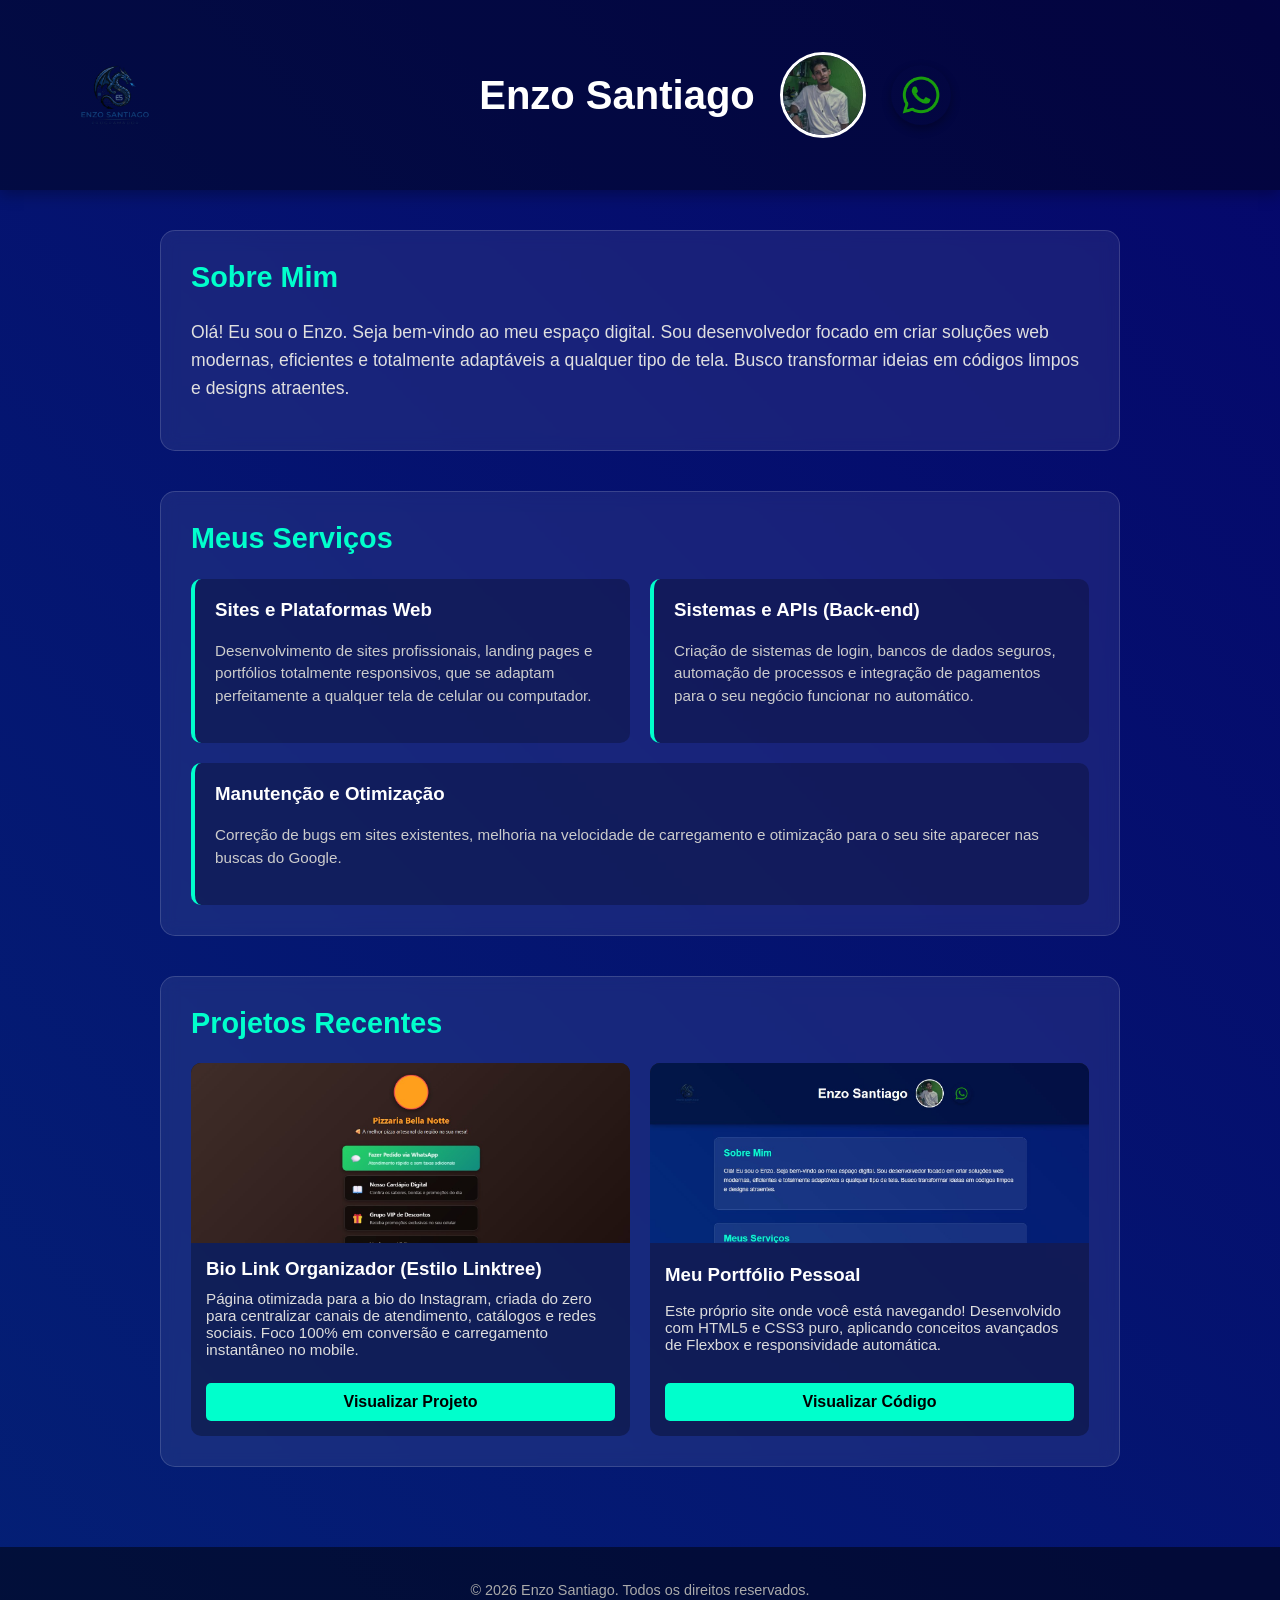
<file: Meu_site/index.html>
<!DOCTYPE html>
<html lang="pt-BR">
<head>
    <meta charset="UTF-8">
    <meta name="viewport" content="width=device-width, initial-scale=1.0">
    <title>Enzo Santiago | Programador Full-Stack</title>
    <link rel="stylesheet" href="interface.css">
</head>

<body>

    
    <header class="topo-site">
        <img src="img/logo.png" alt="Logo" class="logo-site">

        <div class="conteudo-perfil">
            <h1>Enzo Santiago</h1>
            <img class="perfil" src="img/perfil.jpg" alt="Foto de Enzo Santiago">
            
            
            <a href="https://wa.me/qr/WX6TTRMDSWFEN1" target="_blank" class="link-zap">
                <img src="img/zapzap.png" alt="whatsapp" class="zap-icon">
            </a>
        </div>
    </header>

    
    <main class="conteudo-principal">
        
        
        <section class="sobre-mim">
            <h2>Sobre Mim</h2>
            <p>Olá! Eu sou o Enzo. Seja bem-vindo ao meu espaço digital. Sou desenvolvedor focado em criar soluções web modernas, eficientes e totalmente adaptáveis a qualquer tipo de tela. Busco transformar ideias em códigos limpos e designs atraentes.</p>
        </section>

        
        <section class="servicos">
            <h2>Meus Serviços</h2>
            <div class="lista-servicos">
                
                <div class="cartao-servico">
                    <h3>Sites e Plataformas Web</h3>
                    <p>Desenvolvimento de sites profissionais, landing pages e portfólios totalmente responsivos, que se adaptam perfeitamente a qualquer tela de celular ou computador.</p>
                </div>

                <div class="cartao-servico">
                    <h3>Sistemas e APIs (Back-end)</h3>
                    <p>Criação de sistemas de login, bancos de dados seguros, automação de processos e integração de pagamentos para o seu negócio funcionar no automático.</p>
                </div>

                <div class="cartao-servico">
                    <h3>Manutenção e Otimização</h3>
                    <p>Correção de bugs em sites existentes, melhoria na velocidade de carregamento e otimização para o seu site aparecer nas buscas do Google.</p>
                </div>

            </div>
        </section>

        
        <section class="projetos">
            <h2>Projetos Recentes</h2>
            <div class="grade-projetos">
                
                
                <div class="cartao-projeto">
                    <div class="container-capa">
                        <img src="img/projeto-links.jpg" alt="Preview do Projeto Linktree Pizzaria" class="capa-projeto">
                    </div>
                    <h3>Bio Link Organizador (Estilo Linktree)</h3>
                    <p>Página otimizada para a bio do Instagram, criada do zero para centralizar canais de atendimento, catálogos e redes sociais. Foco 100% em conversão e carregamento instantâneo no mobile.</p>
                    <a href="pizzaria.html" target="_blank" class="botao-projeto">Visualizar Projeto</a>
                </div>

                
                <div class="cartao-projeto">
                    <div class="container-capa">
                        <img src="img/projeto-portfolio.jpg" alt="Preview do Meu Portfólio" class="capa-projeto">
                    </div>
                    <h3>Meu Portfólio Pessoal</h3>
                    <p>Este próprio site onde você está navegando! Desenvolvido com HTML5 e CSS3 puro, aplicando conceitos avançados de Flexbox e responsividade automática.</p>
                    <a href="#" class="botao-projeto">Visualizar Código</a>
                </div>

            </div>
        </section>

    </main>

    
    <footer class="rodape">
        <p>&copy; 2026 Enzo Santiago. Todos os direitos reservados.</p>
    </footer>

</body>
</html>
</file>
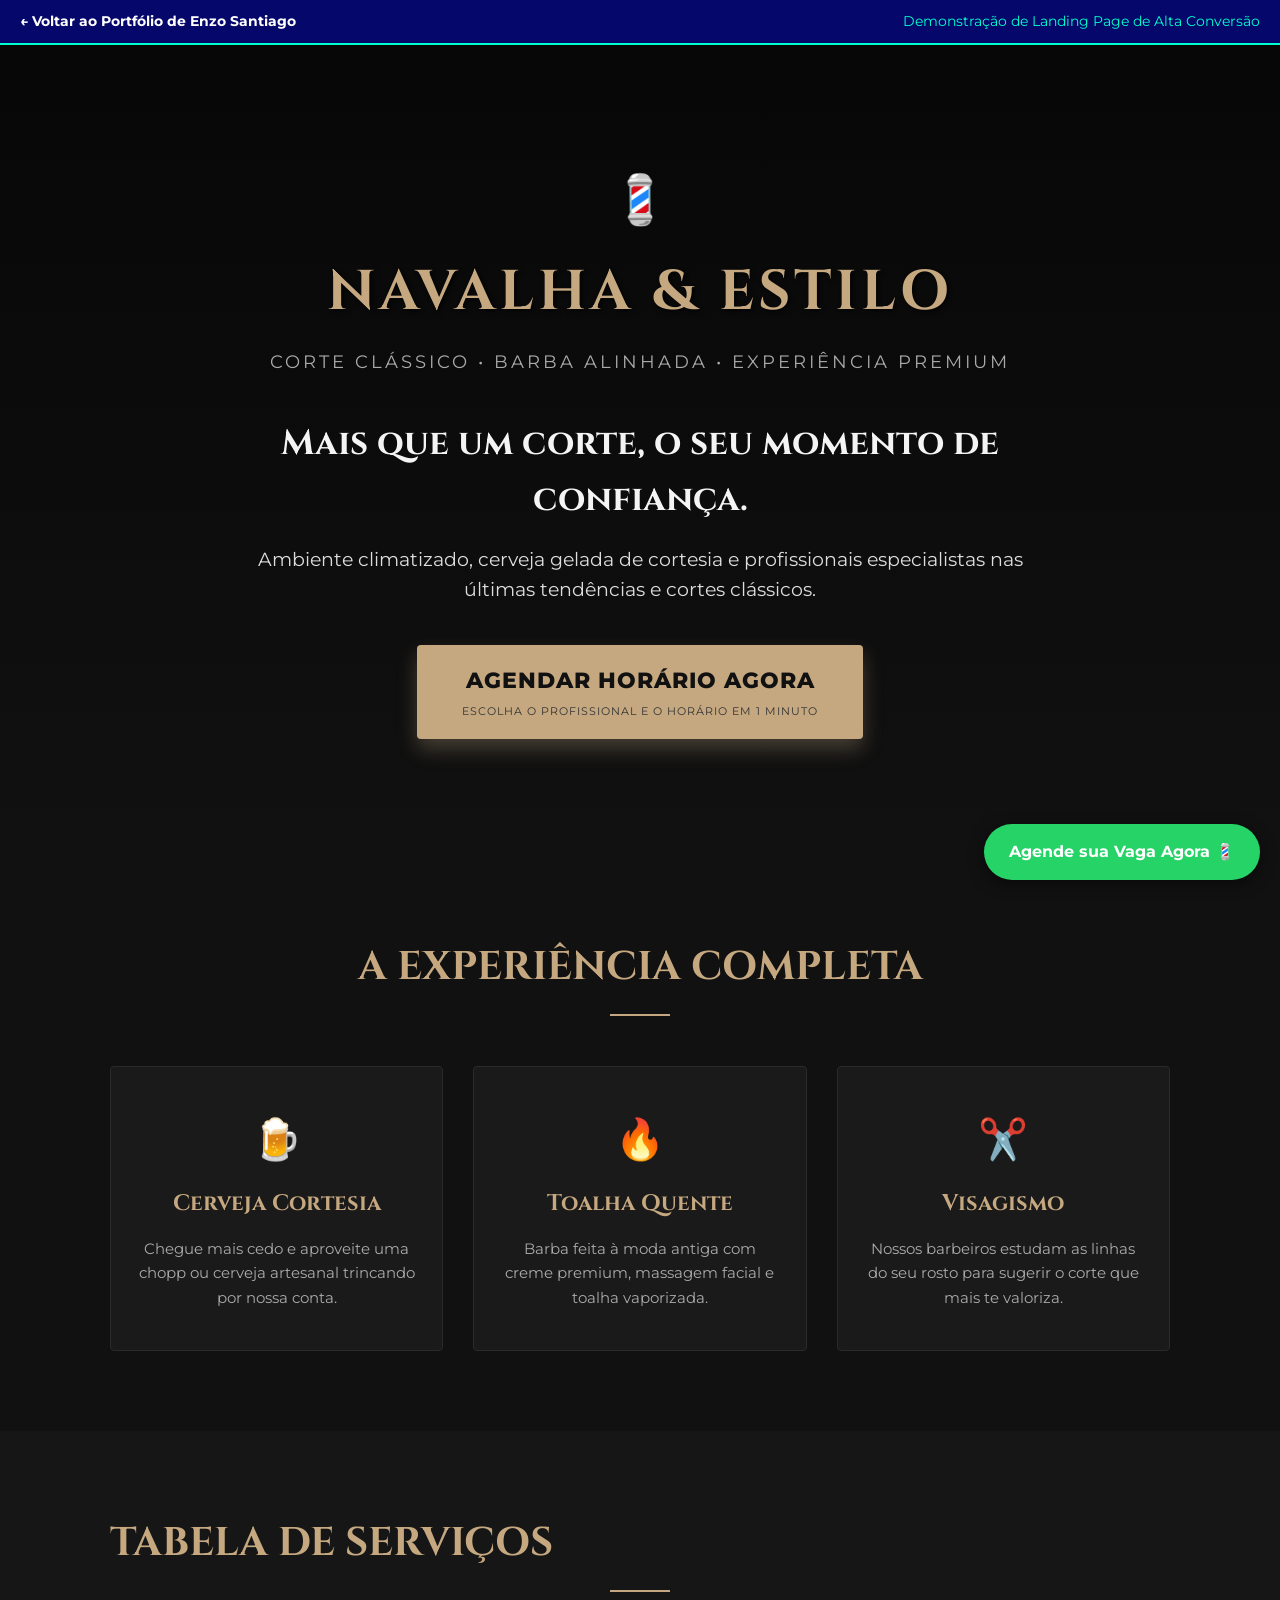
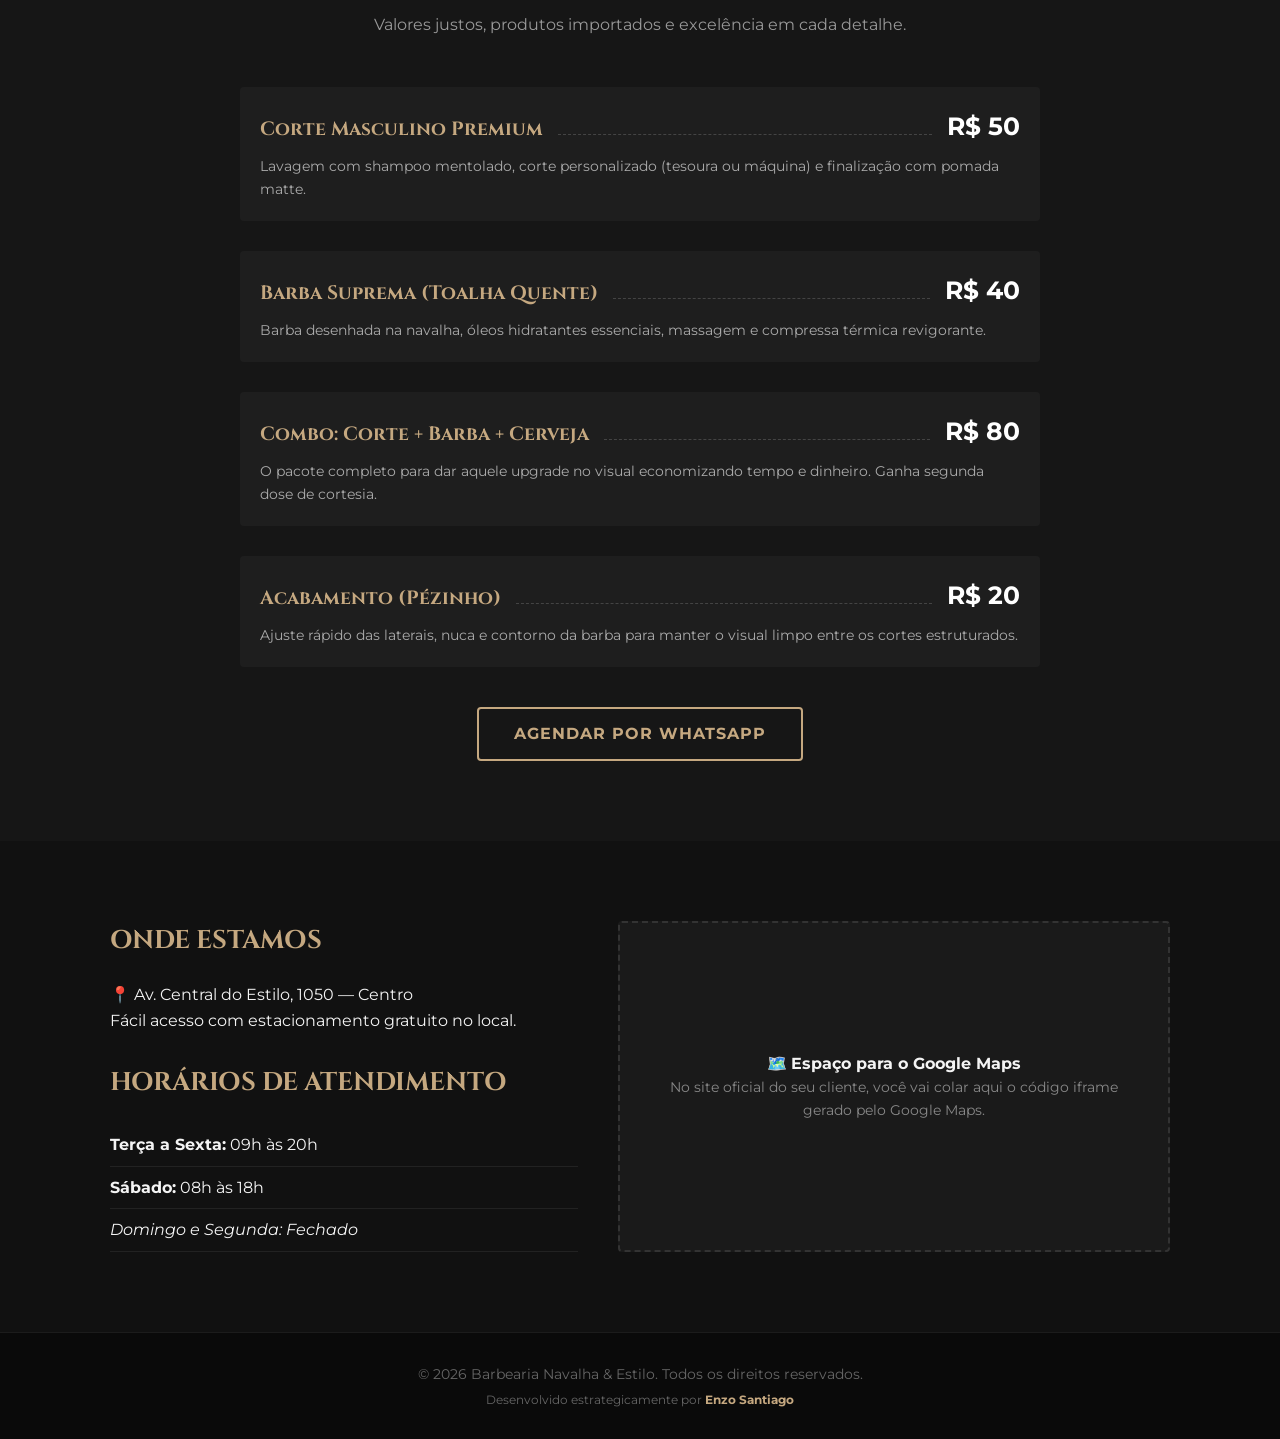
<file: barbearia.html>
<!DOCTYPE html>
<html lang="pt-BR">
<head>
    <meta charset="UTF-8">
    <meta name="viewport" content="width=device-width, initial-scale=1.0">
    <title>Barbearia Vintage & Estilo | Agendamento Online</title>
    <link rel="stylesheet" href="barbearia.css">
    
    <link rel="preconnect" href="https://fonts.googleapis.com">
    <link rel="preconnect" href="https://fonts.gstatic.com" crossorigin>
    <link href="https://fonts.googleapis.com/css2?family=Cinzel:wght@600;800&family=Montserrat:wght@300;400;600;700&display=swap" rel="stylesheet">
</head>
<body>

    
    <div class="banner-portfolio-nav">
        <a href="index.html">← Voltar ao Portfólio de Enzo Santiago</a>
        <span>Demonstração de Landing Page de Alta Conversão</span>
    </div>

    
    <header class="hero-barbearia">
        <div class="overlay"></div>
        <div class="conteudo-hero">
            <div class="logo-container">
                <span class="barber-pole">💈</span>
                <h1 class="marca-barbearia">NAVALHA & ESTILO</h1>
                <p class="subtitulo-barbearia">Corte Clássico • Barba Alinhada • Experiência Premium</p>
            </div>
            
            <div class="chamada-principal">
                <h2>Mais que um corte, o seu momento de confiança.</h2>
                <p>Ambiente climatizado, cerveja gelada de cortesia e profissionais especialistas nas últimas tendências e cortes clássicos.</p>
                <a href="https://wa.me/qr/WX6TTRMDSWFEN1" target="_blank" class="btn-agendar-hero">
                    AGENDAR HORÁRIO AGORA
                    <span class="sub-btn">Escolha o profissional e o horário em 1 minuto</span>
                </a>
            </div>
        </div>
    </header>

    
    <section class="experiencia">
        <div class="container">
            <h2 class="titulo-secao">A Experiência Completa</h2>
            <div class="grid-diferenciais">
                <div class="bloco-diferencial">
                    <div class="icone-dif">🍺</div>
                    <h3>Cerveja Cortesia</h3>
                    <p>Chegue mais cedo e aproveite uma chopp ou cerveja artesanal trincando por nossa conta.</p>
                </div>
                <div class="bloco-diferencial">
                    <div class="icone-dif">🔥</div>
                    <h3>Toalha Quente</h3>
                    <p>Barba feita à moda antiga com creme premium, massagem facial e toalha vaporizada.</p>
                </div>
                <div class="bloco-diferencial">
                    <div class="icone-dif">✂️</div>
                    <h3>Visagismo</h3>
                    <p>Nossos barbeiros estudam as linhas do seu rosto para sugerir o corte que mais te valoriza.</p>
                </div>
            </div>
        </div>
    </section>

    
    <section class="servicos-precos">
        <div class="container">
            <h2 class="titulo-secao">Tabela de Serviços</h2>
            <p class="sub-secao">Valores justos, produtos importados e excelência em cada detalhe.</p>
            
            <div class="lista-precos">
                <div class="item-servico">
                    <div class="nome-preco">
                        <span class="nome">Corte Masculino Premium</span>
                        <span class="linha-pontilhada"></span>
                        <span class="preco">R$ 50</span>
                    </div>
                    <p class="descricao-servico">Lavagem com shampoo mentolado, corte personalizado (tesoura ou máquina) e finalização com pomada matte.</p>
                </div>

                <div class="item-servico">
                    <div class="nome-preco">
                        <span class="nome">Barba Suprema (Toalha Quente)</span>
                        <span class="linha-pontilhada"></span>
                        <span class="preco">R$ 40</span>
                    </div>
                    <p class="descricao-servico">Barba desenhada na navalha, óleos hidratantes essenciais, massagem e compressa térmica revigorante.</p>
                </div>

                <div class="item-servico">
                    <div class="nome-preco">
                        <span class="nome">Combo: Corte + Barba + Cerveja</span>
                        <span class="linha-pontilhada"></span>
                        <span class="preco">R$ 80</span>
                    </div>
                    <p class="descricao-servico">O pacote completo para dar aquele upgrade no visual economizando tempo e dinheiro. Ganha segunda dose de cortesia.</p>
                </div>

                <div class="item-servico">
                    <div class="nome-preco">
                        <span class="nome">Acabamento (Pézinho)</span>
                        <span class="linha-pontilhada"></span>
                        <span class="preco">R$ 20</span>
                    </div>
                    <p class="descricao-servico">Ajuste rápido das laterais, nuca e contorno da barba para manter o visual limpo entre os cortes estruturados.</p>
                </div>
            </div>

            <div class="cta-meio">
                <a href="https://wa.me/qr/WX6TTRMDSWFEN1" target="_blank" class="btn-agendar-whatsapp">Agendar por WhatsApp</a>
            </div>
        </div>
    </section>

    
    <section class="infos-contato">
        <div class="container grid-contato">
            <div class="bloco-info">
                <h3>Onde Estamos</h3>
                <p>📍 Av. Central do Estilo, 1050 — Centro</p>
                <p>Fácil acesso com estacionamento gratuito no local.</p>
                
                <h3 style="margin-top: 30px;">Horários de Atendimento</h3>
                <ul>
                    <li><strong>Terça a Sexta:</strong> 09h às 20h</li>
                    <li><strong>Sábado:</strong> 08h às 18h</li>
                    <li><em>Domingo e Segunda: Fechado</em></li>
                </ul>
            </div>
            
            <div class="bloco-info mapa-placeholder">
                <div class="aviso-mapa">
                    <p>🗺️ <strong>Espaço para o Google Maps</strong></p>
                    <p style="font-size: 0.9em; color: #888;">No site oficial do seu cliente, você vai colar aqui o código iframe gerado pelo Google Maps.</p>
                </div>
            </div>
        </div>
    </section>

    
    <footer class="footer-barbearia">
        <p>&copy; 2026 Barbearia Navalha & Estilo. Todos os direitos reservados.</p>
        <p style="font-size: 0.8em; margin-top: 5px; color: #666;">Desenvolvido estrategicamente por <a href="index.html" style="color: #c5a880; text-decoration: none; font-weight: bold;">Enzo Santiago</a></p>
    </footer>

    
    <a href="https://wa.me/qr/WX6TTRMDSWFEN1" target="_blank" class="whatsapp-flutuante-barba">
        <span>Agende sua Vaga Agora 💈</span>
    </a>

</body>
</html>
</file>
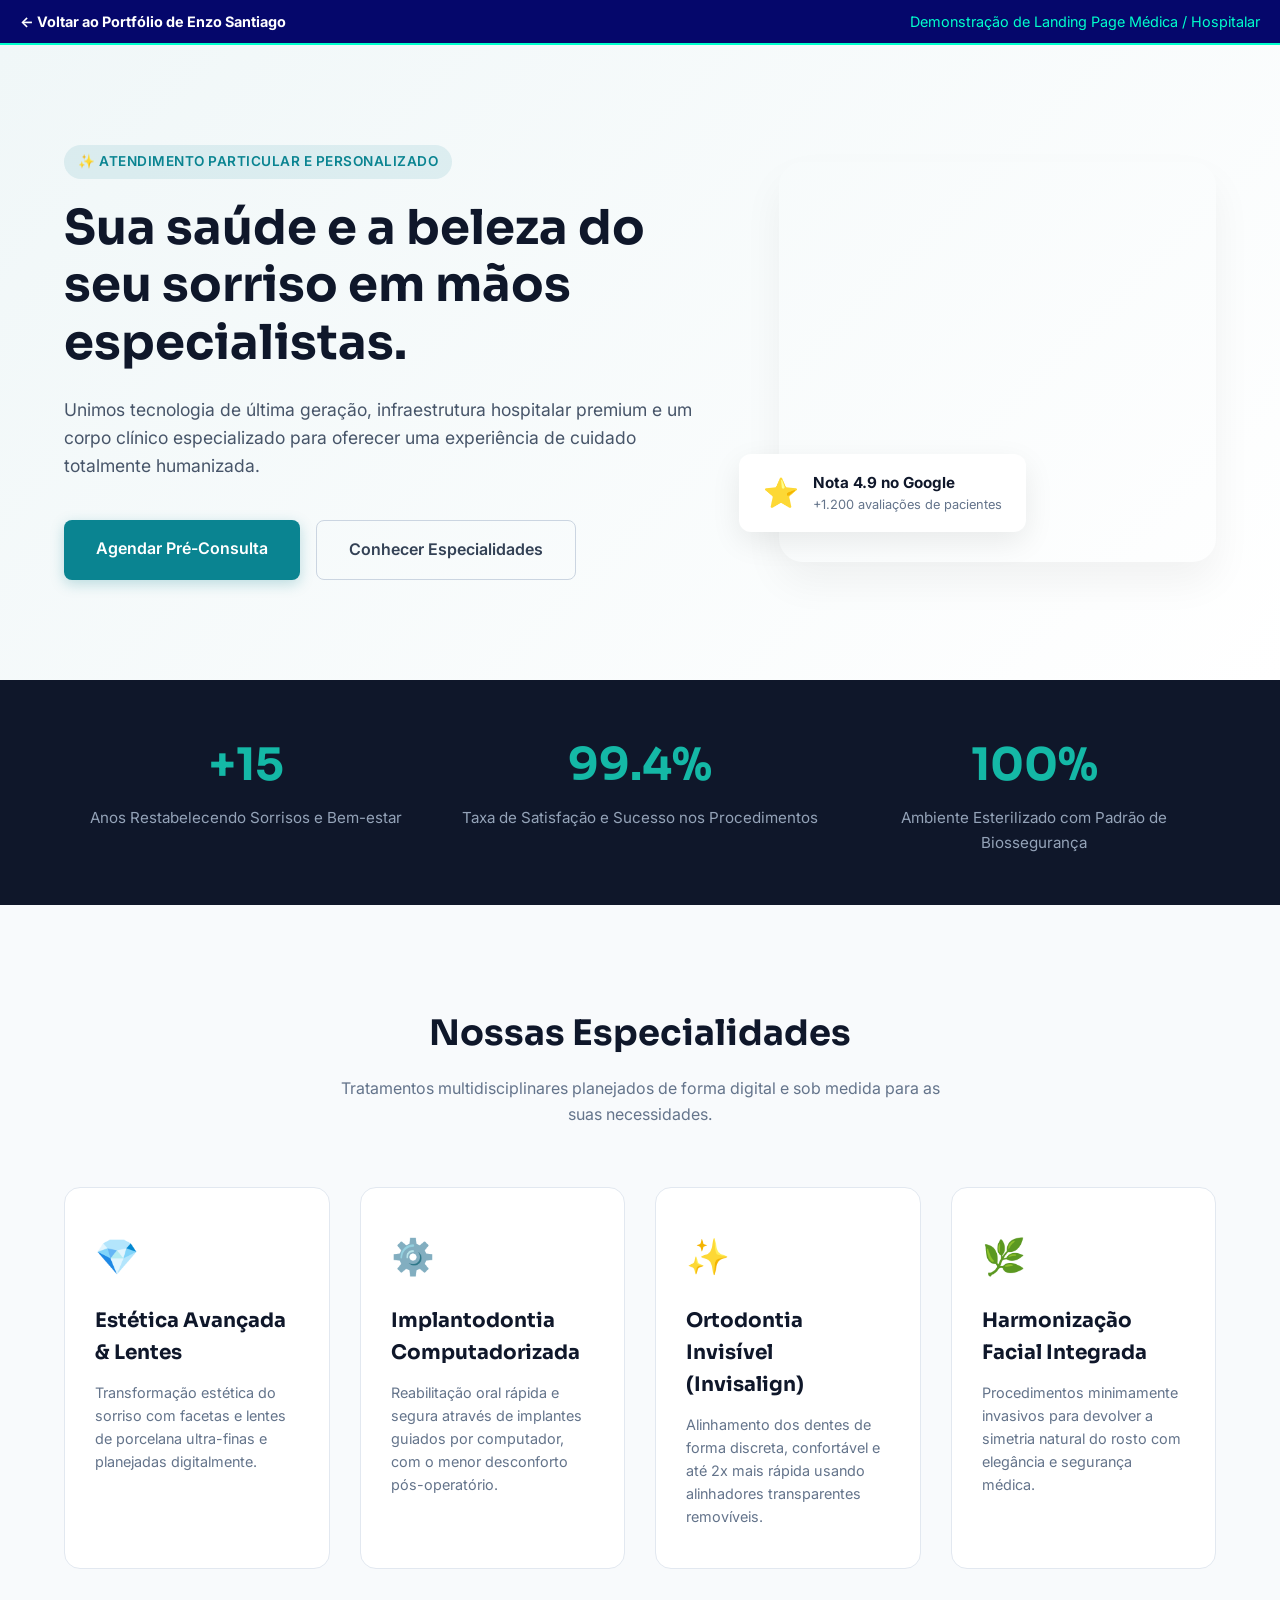
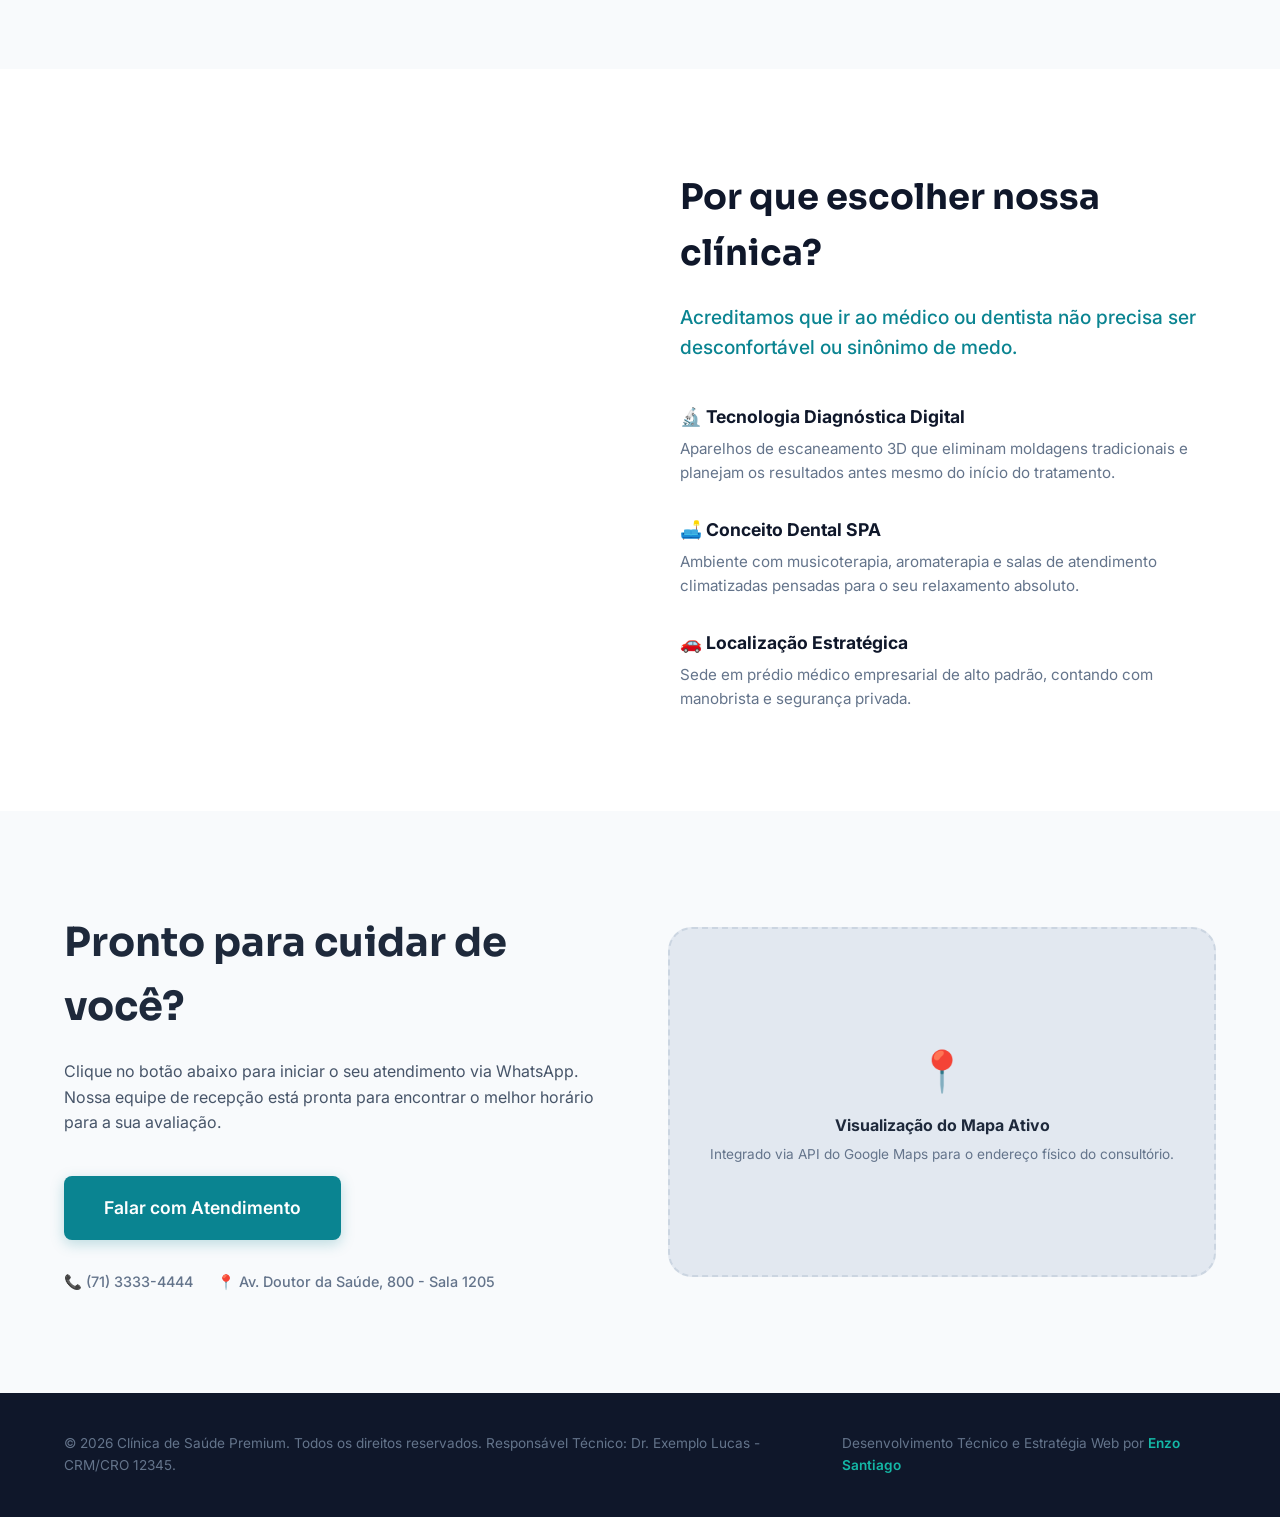
<file: clinica.html>
<!DOCTYPE html>
<html lang="pt-BR">
<head>
    <meta charset="UTF-8">
    <meta name="viewport" content="width=device-width, initial-scale=1.0">
    <title>Clínica Odonto & Saúde Premium | Referência em Estética e Bem-Estar</title>
    <link rel="stylesheet" href="clinica.css">

    <link rel="preconnect" href="https://fonts.googleapis.com">
    <link rel="preconnect" href="https://fonts.gstatic.com" crossorigin>
    <link href="https://fonts.googleapis.com/css2?family=Inter:wght@300;400;500;600&family=Sora:wght@400;600;700&display=swap" rel="stylesheet">
</head>
<body>


    <div class="banner-portfolio-nav">
        <a href="index.html">← Voltar ao Portfólio de Enzo Santiago</a>
        <span>Demonstração de Landing Page Médica / Hospitalar</span>
    </div>

    
    <header class="hero-clinica">
        <div class="container grid-hero">
            <div class="bloco-texto-hero">
                <span class="tag-topo">✨ Atendimento Particular e Personalizado</span>
                <h1>Sua saúde e a beleza do seu sorriso em mãos especialistas.</h1>
                <p>Unimos tecnologia de última geração, infraestrutura hospitalar premium e um corpo clínico especializado para oferecer uma experiência de cuidado totalmente humanizada.</p>
                
                <div class="ctas-hero">
                    <a href="https://wa.me/qr/WX6TTRMDSWFEN1" target="_blank" class="btn-clinica-principal">
                        Agendar Pré-Consulta
                    </a>
                    <a href="#especialidades" class="btn-clinica-secundario">
                        Conhecer Especialidades
                    </a>
                </div>
            </div>
            
            
            <div class="bloco-imagem-hero">
                <div class="card-flutuante-hero">
                    <span class="icone-card">⭐</span>
                    <div class="texto-card">
                        <strong>Nota 4.9 no Google</strong>
                        <span>+1.200 avaliações de pacientes</span>
                    </div>
                </div>
            </div>
        </div>
    </header>

    
    <section class="metricas-clinica">
        <div class="container grid-metricas">
            <div class="item-metrica">
                <h3>+15</h3>
                <p>Anos Restabelecendo Sorrisos e Bem-estar</p>
            </div>
            <div class="item-metrica">
                <h3>99.4%</h3>
                <p>Taxa de Satisfação e Sucesso nos Procedimentos</p>
            </div>
            <div class="item-metrica">
                <h3>100%</h3>
                <p>Ambiente Esterilizado com Padrão de Biossegurança</p>
            </div>
        </div>
    </section>

    
    <section class="especialidades-clinica" id="especialidades">
        <div class="container">
            <div class="topo-secao-clinica">
                <h2>Nossas Especialidades</h2>
                <p>Tratamentos multidisciplinares planejados de forma digital e sob medida para as suas necessidades.</p>
            </div>

            <div class="grid-especialidades">
                
                <div class="cartao-especialidade">
                    <div class="icone-esp">💎</div>
                    <h3>Estética Avançada & Lentes</h3>
                    <p>Transformação estética do sorriso com facetas e lentes de porcelana ultra-finas e planejadas digitalmente.</p>
                </div>

                
                <div class="cartao-especialidade">
                    <div class="icone-esp">⚙️</div>
                    <h3>Implantodontia Computadorizada</h3>
                    <p>Reabilitação oral rápida e segura através de implantes guiados por computador, com o menor desconforto pós-operatório.</p>
                </div>

                
                <div class="cartao-especialidade">
                    <div class="icone-esp">✨</div>
                    <h3>Ortodontia Invisível (Invisalign)</h3>
                    <p>Alinhamento dos dentes de forma discreta, confortável e até 2x mais rápida usando alinhadores transparentes removíveis.</p>
                </div>

                
                <div class="cartao-especialidade">
                    <div class="icone-esp">🌿</div>
                    <h3>Harmonização Facial Integrada</h3>
                    <p>Procedimentos minimamente invasivos para devolver a simetria natural do rosto com elegância e segurança médica.</p>
                </div>
            </div>
        </div>
    </section>

    
    <section class="diferenciais-clinica">
        <div class="container grid-diferenciais-clinica">
            <div class="imagem-diferencial"></div>
            <div class="conteudo-diferencial">
                <h2>Por que escolher nossa clínica?</h2>
                <p class="paragrafo-destaque">Acreditamos que ir ao médico ou dentista não precisa ser desconfortável ou sinônimo de medo.</p>
                
                <div class="lista-itens-dif">
                    <div class="item-dif-lista">
                        <strong>🔬 Tecnologia Diagnóstica Digital</strong>
                        <p>Aparelhos de escaneamento 3D que eliminam moldagens tradicionais e planejam os resultados antes mesmo do início do tratamento.</p>
                    </div>
                    <div class="item-dif-lista">
                        <strong>🛋️ Conceito Dental SPA</strong>
                        <p>Ambiente com musicoterapia, aromaterapia e salas de atendimento climatizadas pensadas para o seu relaxamento absoluto.</p>
                    </div>
                    <div class="item-dif-lista">
                        <strong>🚗 Localização Estratégica</strong>
                        <p>Sede em prédio médico empresarial de alto padrão, contando com manobrista e segurança privada.</p>
                    </div>
                </div>
            </div>
        </div>
    </section>

    
    <section class="agendamento-final">
        <div class="container grid-agendamento">
            <div class="bloco-texto-final">
                <h2>Pronto para cuidar de você?</h2>
                <p>Clique no botão abaixo para iniciar o seu atendimento via WhatsApp. Nossa equipe de recepção está pronta para encontrar o melhor horário para a sua avaliação.</p>
                <a href="https://wa.me/qr/WX6TTRMDSWFEN1" target="_blank" class="btn-clinica-principal grande">
                    Falar com Atendimento
                </a>
                
                <div class="contatos-pequenos">
                    <span>📞 (71) 3333-4444</span>
                    <span>📍 Av. Doutor da Saúde, 800 - Sala 1205</span>
                </div>
            </div>
            
            <div class="mapa-placeholder-clinica">
                <div class="conteudo-mapa-clinica">
                    <span>📍</span>
                    <strong>Visualização do Mapa Ativo</strong>
                    <p>Integrado via API do Google Maps para o endereço físico do consultório.</p>
                </div>
            </div>
        </div>
    </section>

    
    <footer class="footer-clinica">
        <div class="container conteudo-footer-clinica">
            <p>&copy; 2026 Clínica de Saúde Premium. Todos os direitos reservados. Responsável Técnico: Dr. Exemplo Lucas - CRM/CRO 12345.</p>
            <p class="assinatura-enzo">Desenvolvimento Técnico e Estratégia Web por <a href="index.html">Enzo Santiago</a></p>
        </div>
    </footer>

</body>
</html>
</file>
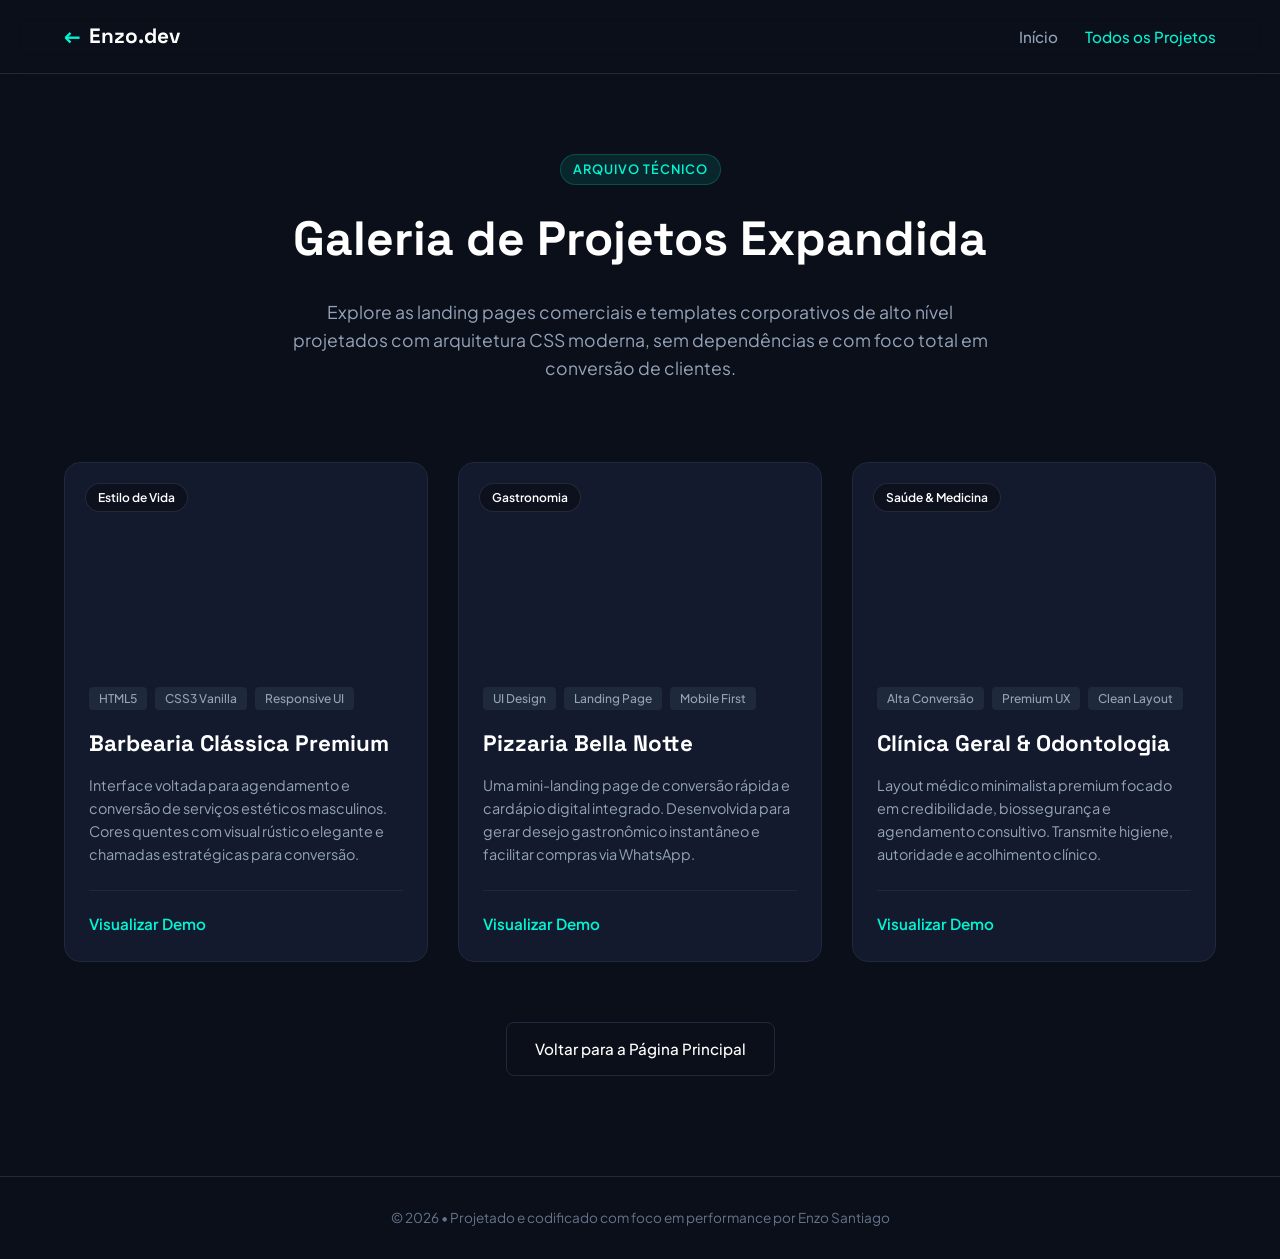
<file: portifolio.html>
<!DOCTYPE html>
<html lang="pt-BR">
<head>
    <meta charset="UTF-8">
    <meta name="viewport" content="width=device-width, initial-scale=1.0">
    <title>Portfólio Completo | Enzo Santiago</title>
    
    <link rel="preconnect" href="https://fonts.googleapis.com">
    <link rel="preconnect" href="https://fonts.gstatic.com" crossorigin>
    <link href="https://fonts.googleapis.com/css2?family=Space+Grotesk:wght@400;500;700&family=Plus+Jakarta+Sans:wght@300;400;600;700&display=swap" rel="stylesheet">
    <link rel="stylesheet" href="portifolio.css">
</head>
<body>

    
    <nav class="barra-navegacao">
        <div class="container container-nav">
            <a href="index.html" class="logo-voltar">
                <span class="seta-voltar">←</span> Enzo.dev
            </a>
            <div class="links-nav">
                <a href="index.html">Início</a>
                <a href="portfolio.html" class="ativo">Todos os Projetos</a>
            </div>
        </div>
    </nav>

    
    <header class="secao-intro">
        <div class="container">
            <span class="badge-arquivo">Arquivo Técnico</span>
            <h1>Galeria de Projetos Expandida</h1>
            <p>Explore as landing pages comerciais e templates corporativos de alto nível projetados com arquitetura CSS moderna, sem dependências e com foco total em conversão de clientes.</p>
        </div>
    </header>

    <!-- CONTAINER DA GALERIA -->
    <main class="secao-galeria">
        <div class="container">
            
            <div class="grid-projetos-completo">

                
                <article class="cartao-arquivo">
                    <div class="topo-imagem-projeto barbearia-bg">
                        <span class="categoria-tag">Estilo de Vida</span>
                    </div>
                    <div class="corpo-projeto">
                        <div class="meta-tecnologias">
                            <span>HTML5</span>
                            <span>CSS3 Vanilla</span>
                            <span>Responsive UI</span>
                        </div>
                        <h3>Barbearia Clássica Premium</h3>
                        <p>Interface voltada para agendamento e conversão de serviços estéticos masculinos. Cores quentes com visual rústico elegante e chamadas estratégicas para conversão.</p>
                        
                        <div class="links-acao-projeto">
                            <a href="barbearia.html" target="_blank" class="btn-projeto-link">Visualizar Demo</a>
                        </div>
                    </div>
                </article>

                
                <article class="cartao-arquivo">
                    <div class="topo-imagem-projeto pizzaria-bg">
                        <span class="categoria-tag">Gastronomia</span>
                    </div>
                    <div class="corpo-projeto">
                        <div class="meta-tecnologias">
                            <span>UI Design</span>
                            <span>Landing Page</span>
                            <span>Mobile First</span>
                        </div>
                        <h3>Pizzaria Bella Notte</h3>
                        <p>Uma mini-landing page de conversão rápida e cardápio digital integrado. Desenvolvida para gerar desejo gastronômico instantâneo e facilitar compras via WhatsApp.</p>
                        
                        <div class="links-acao-projeto">
                            <a href="pizzaria.html" target="_blank" class="btn-projeto-link">Visualizar Demo</a>
                        </div>
                    </div>
                </article>

                
                <article class="cartao-arquivo">
                    <div class="topo-imagem-projeto clinica-bg">
                        <span class="categoria-tag">Saúde & Medicina</span>
                    </div>
                    <div class="corpo-projeto">
                        <div class="meta-tecnologias">
                            <span>Alta Conversão</span>
                            <span>Premium UX</span>
                            <span>Clean Layout</span>
                        </div>
                        <h3>Clínica Geral & Odontologia</h3>
                        <p>Layout médico minimalista premium focado em credibilidade, biossegurança e agendamento consultivo. Transmite higiene, autoridade e acolhimento clínico.</p>
                        
                        <div class="links-acao-projeto">
                            <a href="clinica.html" target="_blank" class="btn-projeto-link">Visualizar Demo</a>
                        </div>
                    </div>
                </article>

            </div>

            <!-- BOTÃO RÁPIDO PARA VOLTAR AO INÍCIO -->
            <div class="centralizar-retorno">
                <a href="index.html" class="btn-voltar-home">Voltar para a Página Principal</a>
            </div>

        </div>
    </main>


    <footer class="rodape-arquivo">
        <div class="container">
            <p>&copy; 2026 • Projetado e codificado com foco em performance por Enzo Santiago</p>
        </div>
    </footer>

</body>
</html>
</file>
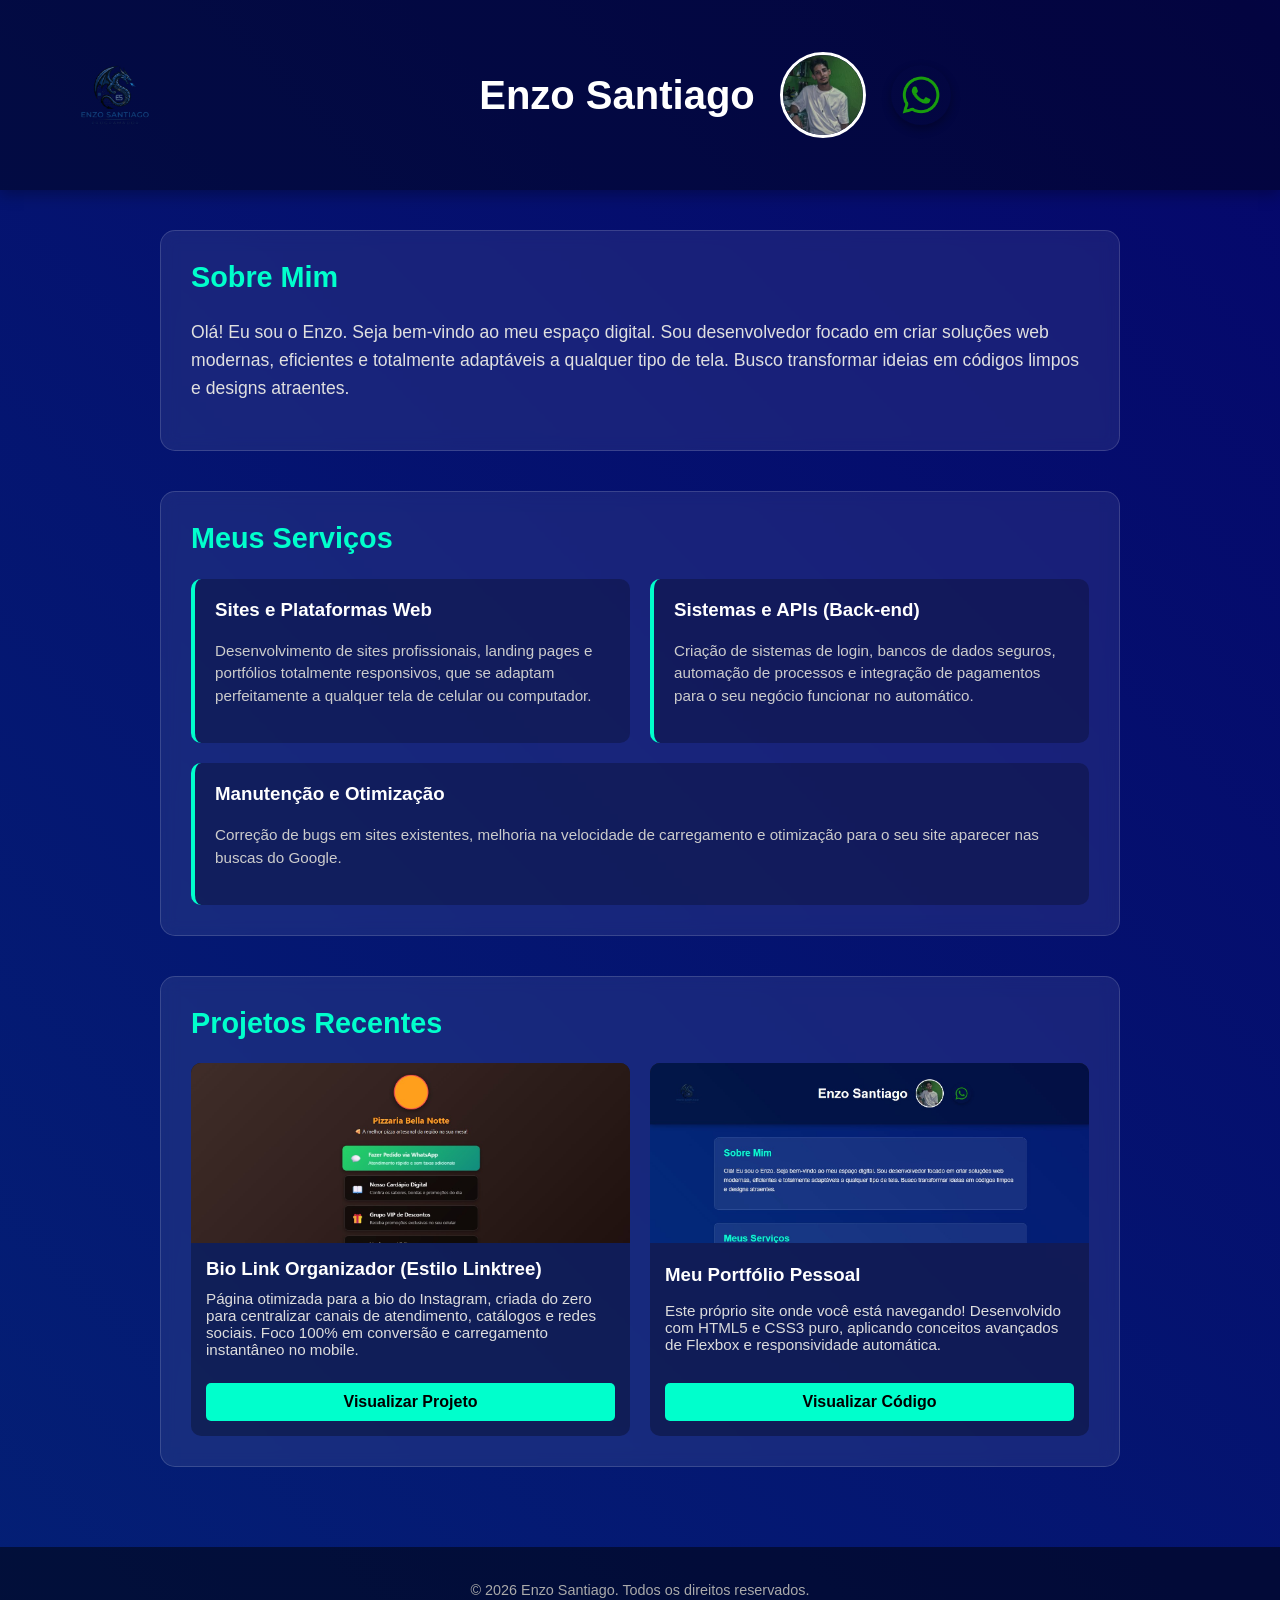
<file: Meu_site/interface.html>
<!DOCTYPE html>
<html lang="pt-BR">
<head>
    <meta charset="UTF-8">
    <meta name="viewport" content="width=device-width, initial-scale=1.0">
    <title>Enzo Santiago | Programador Full-Stack</title>
    <link rel="stylesheet" href="interface.css">
</head>

<body>

    
    <header class="topo-site">
        <img src="img/logo.png" alt="Logo" class="logo-site">

        <div class="conteudo-perfil">
            <h1>Enzo Santiago</h1>
            <img class="perfil" src="img/perfil.jpg" alt="Foto de Enzo Santiago">
            
            
            <a href="https://wa.me/qr/WX6TTRMDSWFEN1" target="_blank" class="link-zap">
                <img src="img/zapzap.png" alt="whatsapp" class="zap-icon">
            </a>
        </div>
    </header>

    
    <main class="conteudo-principal">
        
        
        <section class="sobre-mim">
            <h2>Sobre Mim</h2>
            <p>Olá! Eu sou o Enzo. Seja bem-vindo ao meu espaço digital. Sou desenvolvedor focado em criar soluções web modernas, eficientes e totalmente adaptáveis a qualquer tipo de tela. Busco transformar ideias em códigos limpos e designs atraentes.</p>
        </section>

        
        <section class="servicos">
            <h2>Meus Serviços</h2>
            <div class="lista-servicos">
                
                <div class="cartao-servico">
                    <h3>Sites e Plataformas Web</h3>
                    <p>Desenvolvimento de sites profissionais, landing pages e portfólios totalmente responsivos, que se adaptam perfeitamente a qualquer tela de celular ou computador.</p>
                </div>

                <div class="cartao-servico">
                    <h3>Sistemas e APIs (Back-end)</h3>
                    <p>Criação de sistemas de login, bancos de dados seguros, automação de processos e integração de pagamentos para o seu negócio funcionar no automático.</p>
                </div>

                <div class="cartao-servico">
                    <h3>Manutenção e Otimização</h3>
                    <p>Correção de bugs em sites existentes, melhoria na velocidade de carregamento e otimização para o seu site aparecer nas buscas do Google.</p>
                </div>

            </div>
        </section>

        
        <section class="projetos">
            <h2>Projetos Recentes</h2>
            <div class="grade-projetos">
                
                
                <div class="cartao-projeto">
                    <div class="container-capa">
                        <img src="img/projeto-links.jpg" alt="Preview do Projeto Linktree Pizzaria" class="capa-projeto">
                    </div>
                    <h3>Bio Link Organizador (Estilo Linktree)</h3>
                    <p>Página otimizada para a bio do Instagram, criada do zero para centralizar canais de atendimento, catálogos e redes sociais. Foco 100% em conversão e carregamento instantâneo no mobile.</p>
                    <a href="pizzaria.html" target="_blank" class="botao-projeto">Visualizar Projeto</a>
                </div>

                
                <div class="cartao-projeto">
                    <div class="container-capa">
                        <img src="img/projeto-portfolio.jpg" alt="Preview do Meu Portfólio" class="capa-projeto">
                    </div>
                    <h3>Meu Portfólio Pessoal</h3>
                    <p>Este próprio site onde você está navegando! Desenvolvido com HTML5 e CSS3 puro, aplicando conceitos avançados de Flexbox e responsividade automática.</p>
                    <a href="#" class="botao-projeto">Visualizar Código</a>
                </div>

            </div>
        </section>

    </main>

    
    <footer class="rodape">
        <p>&copy; 2026 Enzo Santiago. Todos os direitos reservados.</p>
    </footer>

</body>
</html>
</file>
<file: Meu_site/interface.css>
body {
    background: linear-gradient(45deg, #0e01b8, #032879, #05076b, #080bc7);
    background-size: 400% 400%;
    animation: fundoAnimado 10s ease infinite;
    margin: 0;
    min-height: 100vh;
    color: #ffffff; 
    display: flex;
    flex-direction: column;
    justify-content: flex-start; 
    font-family: Arial, sans-serif;
}

@keyframes fundoAnimado {
    0% { background-position: 0% 50%; }
    50% { background-position: 100% 50%; }
    100% { background-position: 0% 50%; }
}

/* Imagens responsivas padrão */
img, video {
    max-width: 100%;
    height: auto;
}

.topo-site {
    background-color: rgba(0, 0, 0, 0.4); 
    width: 100%;                                    
    padding: 20px 40px; 
    box-shadow: 0 4px 15px rgba(0,0,0,0.3); 
    box-sizing: border-box; 
    
    display: flex;
    justify-content: space-between; 
    align-items: center;     
}

.conteudo-perfil {
    display: flex;
    align-items: center;
    gap: 25px;
    margin-right: auto; 
    margin-left: auto;  
}

.logo-site {
    width: 150px !important;
    height: 150px;
    object-fit: contain;
}

h1 {
    font-size: 2.5em;
    margin: 0;
}

.perfil {
    border: 3px solid white;
    width: 80px;                                    
    height: 80px;
    border-radius: 50%;
    object-fit: cover;
}

.link-zap {
    display: flex;
    align-items: center;
    text-decoration: none;
    transition: transform 0.2s;
}

.zap-icon {
    width: 60px;  
    height: 60px;
    border-radius: 50%;
    object-fit: cover;
    cursor: pointer;
    box-shadow: 0 4px 10px rgba(0, 0, 0, 0.3);
}

.link-zap:hover {
    transform: scale(1.1);
}


.conteudo-principal {
    max-width: 1000px;
    width: 100%;
    margin: 40px auto; 
    padding: 0 20px;
    box-sizing: border-box;
}

.sobre-mim, .servicos, .projetos {
    background-color: rgba(255, 255, 255, 0.08); 
    padding: 30px;
    border-radius: 15px;
    margin-bottom: 40px;
    backdrop-filter: blur(8px); 
    border: 1px solid rgba(255, 255, 255, 0.15);
}

.sobre-mim h2, .servicos h2, .projetos h2 {
    margin-top: 0;
    color: #00ffcc;
    font-size: 1.8em;
}

.sobre-mim p {
    font-size: 1.1em;
    line-height: 1.6;
    color: #e0e0e0;
}

.lista-servicos {
    display: flex;
    gap: 20px;
    flex-wrap: wrap; 
}

.cartao-servico {
    flex: 1;
    min-width: 260px; 
    background: rgba(0, 0, 0, 0.25);
    padding: 20px;
    border-radius: 10px;
    border-left: 4px solid #00ffcc;
}

.cartao-servico h3 {
    margin-top: 0;
    color: #ffffff;
}

.cartao-servico p {
    font-size: 0.95em;
    line-height: 1.5;
    color: #ccc;
}


.grade-projetos {
    display: flex;
    gap: 20px;
    flex-wrap: wrap;
}

.cartao-projeto {
    flex: 1;
    min-width: 280px;
    background: rgba(0, 0, 0, 0.3);
    border-radius: 10px;
    overflow: hidden; 
    transition: transform 0.3s;
    display: flex;
    flex-direction: column;
    justify-content: space-between;
}

.cartao-projeto:hover {
    transform: translateY(-5px);
}

.container-capa {
    height: 180px;
    width: 100%;
    overflow: hidden;
    background-color: #222; 
}

.capa-projeto {
    width: 100%;
    height: 100%;
    object-fit: cover;            
    object-position: top center;  
}

.cartao-projeto h3 {
    padding: 15px 15px 0 15px;
    margin: 0;
}

.cartao-projeto p {
    padding: 10px 15px;
    font-size: 0.95em;
    color: #ddd;
    margin: 0;
}

.botao-projeto {
    display: inline-block;
    margin: 15px;
    padding: 10px 15px;
    background-color: #00ffcc;
    color: #000;
    text-decoration: none;
    font-weight: bold;
    border-radius: 5px;
    text-align: center;
    transition: background 0.2s;
}

.botao-projeto:hover {
    background-color: #00ccaa;
}


.rodape {
    text-align: center;
    padding: 20px;
    margin-top: auto;
    background-color: rgba(0, 0, 0, 0.5);
    font-size: 0.9em;
    color: #aaa;
}

@media (max-width: 768px) {
    .topo-site {
        padding: 10px 15px; 
    }

    .conteudo-perfil {
        gap: 12px; 
    }

    .logo-site {
        width: 70px !important; 
        height: 70px;
    }

    h1 {
        font-size: 1.1em; 
    }

    .perfil {
        width: 45px; 
        height: 45px;
    }

    .zap-icon {
        width: 35px; 
        height: 35px;
    }

    .conteudo-principal {
        margin: 20px auto;
    }

    .sobre-mim, .servicos, .projetos {
        padding: 20px;
    }
}
</file>
<file: barbearia.css>
* {
    margin: 0;
    padding: 0;
    box-sizing: border-box;
}

body {
    font-family: 'Montserrat', sans-serif;
    background-color: #111111;
    color: #f4f4f4;
    line-height: 1.6;
}


.banner-portfolio-nav {
    background-color: #05076b;
    color: #00ffcc;
    padding: 10px 20px;
    font-size: 0.9em;
    display: flex;
    justify-content: space-between;
    align-items: center;
    border-bottom: 2px solid #00ffcc;
    position: sticky;
    top: 0;
    z-index: 100;
}

.banner-portfolio-nav a {
    color: #ffffff;
    text-decoration: none;
    font-weight: bold;
}

.banner-portfolio-nav a:hover {
    text-decoration: underline;
}

.container {
    max-width: 1100px;
    width: 100%;
    margin: 0 auto;
    padding: 0 20px;
}


.hero-barbearia {
    position: relative;
    background: url('https://images.unsplash.com/photo-1503951914875-452162b0f3f1?q=80&w=1200&auto=format&fit=crop') center/cover no-repeat;
    min-height: 90vh;
    display: flex;
    align-items: center;
    justify-content: center;
    text-align: center;
    padding: 60px 20px;
}

.hero-barbearia .overlay {
    position: absolute;
    top: 0;
    left: 0;
    width: 100%;
    height: 100%;
    background: linear-gradient(rgba(0,0,0,0.6), #111111);
    z-index: 1;
}

.conteudo-hero {
    position: relative;
    z-index: 2;
    max-width: 800px;
}

.logo-container {
    margin-bottom: 40px;
}

.barber-pole {
    display: inline-block;
    font-size: 3em;
    animation: pulsarPole 2.5s ease-in-out infinite;
}

@keyframes pulsarPole {
    0% { transform: scale(1); }
    50% { transform: scale(1.1); }
    100% { transform: scale(1); }
}

.marca-barbearia {
    font-family: 'Cinzel', serif;
    font-size: 3.5em;
    letter-spacing: 4px;
    color: #c5a880;
    text-shadow: 2px 2px 4px rgba(0,0,0,0.8);
    margin: 10px 0;
}

.subtitulo-barbearia {
    font-size: 1.1em;
    text-transform: uppercase;
    letter-spacing: 3px;
    color: #aaa;
}

.chamada-principal h2 {
    font-family: 'Cinzel', serif;
    font-size: 2.2em;
    margin-bottom: 15px;
}

.chamada-principal p {
    font-size: 1.2em;
    color: #ddd;
    margin-bottom: 40px;
}


.btn-agendar-hero {
    display: inline-flex;
    flex-direction: column;
    align-items: center;
    background-color: #c5a880;
    color: #111;
    text-decoration: none;
    font-weight: 800;
    font-size: 1.4em;
    padding: 18px 45px;
    border-radius: 4px;
    letter-spacing: 1px;
    transition: all 0.3s ease;
    box-shadow: 0 10px 20px rgba(197, 168, 128, 0.3);
}

.btn-agendar-hero:hover {
    background-color: #b3956e;
    transform: translateY(-3px);
    box-shadow: 0 15px 25px rgba(197, 168, 128, 0.5);
}

.sub-btn {
    font-size: 0.5em;
    font-weight: 400;
    text-transform: uppercase;
    letter-spacing: 1px;
    margin-top: 4px;
    color: #333;
}


.experiencia {
    padding: 80px 0;
    background-color: #111111;
    text-align: center;
}

.titulo-secao {
    font-family: 'Cinzel', serif;
    font-size: 2.5em;
    color: #c5a880;
    margin-bottom: 50px;
    position: relative;
    text-transform: uppercase;
}

.titulo-secao::after {
    content: '';
    display: block;
    width: 60px;
    height: 2px;
    background-color: #c5a880;
    margin: 15px auto 0 auto;
}

.grid-diferenciais {
    display: flex;
    gap: 30px;
    justify-content: space-between;
}

.bloco-diferencial {
    flex: 1;
    background-color: #1a1a1a;
    padding: 40px 25px;
    border-radius: 4px;
    border: 1px solid #2a2a2a;
    transition: border-color 0.3s;
}

.bloco-diferencial:hover {
    border-color: #c5a880;
}

.icone-dif {
    font-size: 2.5em;
    margin-bottom: 15px;
}

.bloco-diferencial h3 {
    font-family: 'Cinzel', serif;
    font-size: 1.4em;
    color: #c5a880;
    margin-bottom: 15px;
}

.bloco-diferencial p {
    color: #aaa;
    font-size: 0.95em;
}


.servicos-precos {
    padding: 80px 0;
    background-color: #161616;
}

.sub-secao {
    text-align: center;
    color: #999;
    margin-top: -30px;
    margin-bottom: 50px;
}

.lista-precos {
    max-width: 800px;
    margin: 0 auto;
}

.item-servico {
    margin-bottom: 30px;
    background-color: #1e1e1e;
    padding: 20px;
    border-radius: 4px;
}

.nome-preco {
    display: flex;
    justify-content: space-between;
    align-items: baseline;
    font-weight: bold;
    font-size: 1.2em;
    color: #ffffff;
}

.nome-preco .nome {
    font-family: 'Cinzel', serif;
    color: #c5a880;
}

.linha-pontilhada {
    flex-grow: 1;
    border-bottom: 1px dashed #444;
    margin: 0 15px;
}

.nome-preco .preco {
    font-size: 1.3em;
}

.descricao-servico {
    color: #aaa;
    font-size: 0.9em;
    margin-top: 8px;
}

.cta-meio {
    text-align: center;
    margin-top: 40px;
}

.btn-agendar-whatsapp {
    display: inline-block;
    background-color: transparent;
    color: #c5a880;
    border: 2px solid #c5a880;
    padding: 12px 35px;
    text-decoration: none;
    font-weight: bold;
    text-transform: uppercase;
    letter-spacing: 1px;
    border-radius: 4px;
    transition: all 0.3s;
}

.btn-agendar-whatsapp:hover {
    background-color: #c5a880;
    color: #111;
}


.infos-contato {
    padding: 80px 0;
    background-color: #111;
}

.grid-contato {
    display: flex;
    gap: 40px;
}

.bloco-info {
    flex: 1;
}

.bloco-info h3 {
    font-family: 'Cinzel', serif;
    color: #c5a880;
    font-size: 1.6em;
    margin-bottom: 20px;
    text-transform: uppercase;
}

.bloco-info ul {
    list-style: none;
}

.bloco-info ul li {
    padding: 8px 0;
    border-bottom: 1px solid #222;
}

.mapa-placeholder {
    background-color: #1a1a1a;
    border: 2px dashed #333;
    display: flex;
    align-items: center;
    justify-content: center;
    text-align: center;
    padding: 40px;
    border-radius: 4px;
    min-height: 250px;
}


.footer-barbearia {
    background-color: #0a0a0a;
    text-align: center;
    padding: 30px;
    border-top: 1px solid #1c1c1c;
    color: #666;
    font-size: 0.9em;
}


.whatsapp-flutuante-barba {
    position: fixed;
    bottom: 20px;
    right: 20px;
    background-color: #25D366;
    color: white;
    padding: 15px 25px;
    border-radius: 50px;
    text-decoration: none;
    font-weight: bold;
    box-shadow: 0 4px 15px rgba(0,0,0,0.5);
    z-index: 99;
    font-size: 1em;
    transition: transform 0.3s;
}

.whatsapp-flutuante-barba:hover {
    transform: scale(1.05);
}


@media (max-width: 768px) {
    .marca-barbearia { font-size: 2.2em; }
    .chamada-principal h2 { font-size: 1.6em; }
    .grid-diferenciais { flex-direction: column; gap: 20px; }
    .grid-contato { flex-direction: column; gap: 40px; }
    .btn-agendar-hero { width: 100%; padding: 15px 20px; font-size: 1.1em; }
    .whatsapp-flutuante-barba { left: 20px; right: 20px; text-align: center; }
}
</file>
<file: clinica.css>
/* Paleta Premium Saúde: Branco Puro (#fff), Fundo Soft (#f8fafc), Azul-Ciano Premium (#0a8491), Grafite Tipográfico (#1e293b), Cinza Muted (#64748b) */

* {
    margin: 0;
    padding: 0;
    box-sizing: border-box;
}

html {
    scroll-behavior: smooth;
}

body {
    font-family: 'Inter', sans-serif;
    background-color: #ffffff;
    color: #1e293b;
    line-height: 1.6;
}

/* Faixa do portfólio do Enzo */
.banner-portfolio-nav {
    background-color: #05076b;
    color: #00ffcc;
    padding: 10px 20px;
    font-size: 0.9em;
    display: flex;
    justify-content: space-between;
    align-items: center;
    border-bottom: 2px solid #00ffcc;
    position: sticky;
    top: 0;
    z-index: 100;
}

.banner-portfolio-nav a {
    color: #ffffff;
    text-decoration: none;
    font-weight: bold;
}

.banner-portfolio-nav a:hover {
    text-decoration: underline;
}

.container {
    max-width: 1200px;
    width: 100%;
    margin: 0 auto;
    padding: 0 24px;
}

/* HERO SECTION MODERNA */
.hero-clinica {
    background: linear-gradient(135deg, #f0f7f8 0%, #ffffff 100%);
    padding: 100px 0;
    overflow: hidden;
}

.grid-hero {
    display: flex;
    align-items: center;
    gap: 60px;
}

.bloco-texto-hero {
    flex: 1.2;
}

.tag-topo {
    display: inline-block;
    background-color: rgba(10, 132, 145, 0.1);
    color: #0a8491;
    padding: 6px 14px;
    border-radius: 30px;
    font-size: 0.85em;
    font-weight: 600;
    text-transform: uppercase;
    letter-spacing: 0.5px;
    margin-bottom: 20px;
}

.bloco-texto-hero h1 {
    font-family: 'Sora', sans-serif;
    font-size: 3em;
    line-height: 1.2;
    color: #0f172a;
    margin-bottom: 24px;
}

.bloco-texto-hero p {
    font-size: 1.1em;
    color: #475569;
    margin-bottom: 40px;
}

.ctas-hero {
    display: flex;
    gap: 16px;
}

.btn-clinica-principal {
    background-color: #0a8491;
    color: #ffffff;
    padding: 16px 32px;
    border-radius: 8px;
    font-weight: 600;
    text-decoration: none;
    transition: background-color 0.3s;
    box-shadow: 0 4px 14px rgba(10, 132, 145, 0.25);
}

.btn-clinica-principal:hover {
    background-color: #07636e;
}

.btn-clinica-secundario {
    border: 1px solid #cbd5e1;
    color: #334155;
    padding: 16px 32px;
    border-radius: 8px;
    font-weight: 600;
    text-decoration: none;
    transition: all 0.3s;
}

.btn-clinica-secundario:hover {
    background-color: #f1f5f9;
    border-color: #94a3b8;
}

.bloco-imagem-hero {
    flex: 0.8;
    min-height: 400px;
    background: url('https://images.unsplash.com/photo-1629909613654-28e377c37b09?q=80&w=600&auto=format&fit=crop') center/cover no-repeat;
    border-radius: 24px;
    position: relative;
    box-shadow: 0 20px 40px rgba(0,0,0,0.05);
}

.card-flutuante-hero {
    position: absolute;
    bottom: 30px;
    left: -40px;
    background: #ffffff;
    padding: 16px 24px;
    border-radius: 12px;
    display: flex;
    align-items: center;
    gap: 14px;
    box-shadow: 0 10px 30px rgba(0,0,0,0.08);
}

.icone-card {
    font-size: 1.8em;
}

.texto-card strong {
    display: block;
    font-size: 0.95em;
    color: #0f172a;
}

.texto-card span {
    display: block;
    font-size: 0.8em;
    color: #64748b;
}

/* SEÇÃO MÉTRICAS */
.metricas-clinica {
    background-color: #0f172a;
    color: #ffffff;
    padding: 50px 0;
}

.grid-metricas {
    display: flex;
    justify-content: space-between;
    gap: 30px;
    text-align: center;
}

.item-metrica {
    flex: 1;
}

.item-metrica h3 {
    font-family: 'Sora', sans-serif;
    font-size: 2.8em;
    color: #14b8a6;
    margin-bottom: 5px;
}

.item-metrica p {
    font-size: 0.95em;
    color: #94a3b8;
}

/* SEÇÃO ESPECIALIDADES */
.especialidades-clinica {
    padding: 100px 0;
    background-color: #f8fafc;
}

.topo-secao-clinica {
    text-align: center;
    max-width: 600px;
    margin: 0 auto 60px auto;
}

.topo-secao-clinica h2 {
    font-family: 'Sora', sans-serif;
    font-size: 2.2em;
    color: #0f172a;
    margin-bottom: 15px;
}

.topo-secao-clinica p {
    color: #64748b;
}

.grid-especialidades {
    display: grid;
    grid-template-columns: repeat(auto-fit, minmax(250px, 1fr));
    gap: 30px;
}

.cartao-especialidade {
    background-color: #ffffff;
    padding: 40px 30px;
    border-radius: 16px;
    border: 1px solid #e2e8f0;
    transition: all 0.3s;
}

.cartao-especialidade:hover {
    transform: translateY(-5px);
    border-color: #0a8491;
    box-shadow: 0 10px 25px rgba(10, 132, 145, 0.05);
}

.icone-esp {
    font-size: 2.2em;
    margin-bottom: 20px;
    display: inline-block;
}

.cartao-especialidade h3 {
    font-family: 'Sora', sans-serif;
    font-size: 1.25em;
    color: #0f172a;
    margin-bottom: 12px;
}

.cartao-especialidade p {
    font-size: 0.9em;
    color: #64748b;
}

/* SEÇÃO DIFERENCIAIS */
.diferenciais-clinica {
    padding: 100px 0;
}

.grid-diferenciais-clinica {
    display: flex;
    align-items: center;
    gap: 80px;
}

.imagem-diferencial {
    flex: 1;
    min-height: 480px;
    background: url('https://images.unsplash.com/photo-1581594693702-fbdc51b2763b?q=80&w=600&auto=format&fit=crop') center/cover no-repeat;
    border-radius: 24px;
}

.conteudo-diferencial {
    flex: 1;
}

.conteudo-diferencial h2 {
    font-family: 'Sora', sans-serif;
    font-size: 2.2em;
    color: #0f172a;
    margin-bottom: 20px;
}

.paragrafo-destaque {
    font-size: 1.2em;
    color: #0a8491;
    font-weight: 500;
    margin-bottom: 40px;
}

.lista-itens-dif {
    display: flex;
    flex-direction: column;
    gap: 30px;
}

.item-dif-lista strong {
    display: block;
    font-size: 1.1em;
    color: #0f172a;
    margin-bottom: 6px;
}

.item-dif-lista p {
    font-size: 0.95em;
    color: #64748b;
}

/* AGENDAMENTO FINAL E MAPA */
.agendamento-final {
    padding: 100px 0;
    background-color: #f8fafc;
}

.grid-agendamento {
    display: flex;
    align-items: center;
    gap: 60px;
}

.bloco-texto-final {
    flex: 1;
}

.bloco-texto-final h2 {
    font-family: 'Sora', sans-serif;
    font-size: 2.5em;
    margin-bottom: 20px;
}

.bloco-texto-final p {
    color: #475569;
    margin-bottom: 40px;
}

.btn-clinica-principal.grande {
    display: inline-block;
    padding: 18px 40px;
    font-size: 1.1em;
}

.contatos-pequenos {
    margin-top: 30px;
    display: flex;
    gap: 24px;
    font-size: 0.9em;
    color: #64748b;
    font-weight: 500;
}

.mapa-placeholder-clinica {
    flex: 1;
    background-color: #e2e8f0;
    border-radius: 24px;
    min-height: 350px;
    display: flex;
    align-items: center;
    justify-content: center;
    border: 2px dashed #cbd5e1;
}

.conteudo-mapa-clinica {
    text-align: center;
    padding: 30px;
}

.conteudo-mapa-clinica span {
    font-size: 2.5em;
    display: block;
    margin-bottom: 10px;
}

.conteudo-mapa-clinica p {
    font-size: 0.85em;
    color: #64748b;
    margin-top: 5px;
}

/* FOOTER */
.footer-clinica {
    background-color: #0f172a;
    color: #64748b;
    padding: 40px 0;
    font-size: 0.85em;
}

.conteudo-footer-clinica {
    display: flex;
    justify-content: space-between;
    align-items: center;
    gap: 20px;
}

.assinatura-enzo a {
    color: #14b8a6;
    text-decoration: none;
    font-weight: 600;
}

/* RESPONSIVIDADE */
@media (max-width: 992px) {
    .grid-hero, .grid-diferenciais-clinica, .grid-agendamento {
        flex-direction: column;
        text-align: center;
    }
    .bloco-imagem-hero, .imagem-diferencial, .mapa-placeholder-clinica {
        width: 100%;
        min-height: 300px;
    }
    .card-flutuante-hero {
        left: 50%;
        transform: translateX(-50%);
        bottom: -20px;
        width: 80%;
    }
    .ctas-hero {
        justify-content: center;
    }
    .grid-metricas {
        flex-direction: column;
        gap: 40px;
    }
    .conteudo-footer-clinica {
        flex-direction: column;
        text-align: center;
    }
}

@media (max-width: 576px) {
    .bloco-texto-hero h1 { font-size: 2.2em; }
    .ctas-hero { flex-direction: column; }
    .btn-clinica-principal, .btn-clinica-secundario { width: 100%; }
    .contatos-pequenos { flex-direction: column; gap: 10px; }
}
</file>
<file: portifolio.css>
* {
    margin: 0;
    padding: 0;
    box-sizing: border-box;
}

body {
    font-family: 'Plus Jakarta Sans', sans-serif;
    background-color: #0b0f19;
    color: #f8fafc;
    line-height: 1.6;
}

.container {
    max-width: 1200px;
    width: 100%;
    margin: 0 auto;
    padding: 0 24px;
}

.barra-navegacao {
    border-bottom: 1px solid #1e293b;
    background-color: rgba(11, 15, 25, 0.8);
    backdrop-filter: blur(12px);
    position: sticky;
    top: 0;
    z-index: 100;
    padding: 20px 0;
}

.container-nav {
    display: flex;
    justify-content: space-between;
    align-items: center;
}

.logo-voltar {
    color: #ffffff;
    text-decoration: none;
    font-family: 'Space Grotesk', sans-serif;
    font-weight: 700;
    font-size: 1.3em;
    display: flex;
    align-items: center;
    gap: 8px;
}

.seta-voltar {
    color: #00f5d4;
    transition: transform 0.2s;
}

.logo-voltar:hover .seta-voltar {
    transform: translateX(-4px);
}

.links-nav a {
    color: #94a3b8;
    text-decoration: none;
    font-size: 0.95em;
    font-weight: 500;
    margin-left: 24px;
    transition: color 0.2s;
}

.links-nav a:hover, .links-nav a.ativo {
    color: #00f5d4;
}

/* INTRODUÇÃO SEÇÃO */
.secao-intro {
    padding: 80px 0 40px 0;
    text-align: center;
}

.badge-arquivo {
    display: inline-block;
    background-color: rgba(0, 245, 212, 0.1);
    color: #00f5d4;
    padding: 4px 12px;
    border-radius: 20px;
    font-size: 0.8em;
    font-weight: 600;
    text-transform: uppercase;
    letter-spacing: 1px;
    margin-bottom: 16px;
    border: 1px solid rgba(0, 245, 212, 0.2);
}

.secao-intro h1 {
    font-family: 'Space Grotesk', sans-serif;
    font-size: 3em;
    color: #ffffff;
    margin-bottom: 20px;
}

.secao-intro p {
    max-width: 700px;
    margin: 0 auto;
    color: #94a3b8;
    font-size: 1.1em;
}


.secao-galeria {
    padding: 40px 0 100px 0;
}

.grid-projetos-completo {
    display: grid;
    grid-template-columns: repeat(auto-fit, minmax(340px, 1fr));
    gap: 30px;
    margin-bottom: 60px;
}

.cartao-arquivo {
    background-color: #131a2e;
    border: 1px solid #1e293b;
    border-radius: 16px;
    overflow: hidden;
    transition: all 0.3s cubic-bezier(0.4, 0, 0.2, 1);
}

.cartao-arquivo:hover {
    transform: translateY(-6px);
    border-color: #00f5d4;
    box-shadow: 0 12px 30px rgba(0, 245, 212, 0.05);
}

.topo-imagem-projeto {
    height: 200px;
    position: relative;
    background-size: cover;
    background-position: center;
}


.barbearia-bg { background-image: linear-gradient(to bottom, rgba(19, 26, 46, 0.2), #131a2e), url('https://images.unsplash.com/photo-1503951914875-452162b0f3f1?q=80&w=500&auto=format&fit=crop'); }
.pizzaria-bg { background-image: linear-gradient(to bottom, rgba(19, 26, 46, 0.2), #131a2e), url('https://images.unsplash.com/photo-1513104890138-7c749659a591?q=80&w=500&auto=format&fit=crop'); }
.clinica-bg { background-image: linear-gradient(to bottom, rgba(19, 26, 46, 0.2), #131a2e), url('https://images.unsplash.com/photo-1629909613654-28e377c37b09?q=80&w=500&auto=format&fit=crop'); }

.categoria-tag {
    position: absolute;
    top: 20px;
    left: 20px;
    background-color: rgba(11, 15, 25, 0.75);
    border: 1px solid rgba(255, 255, 255, 0.1);
    color: #ffffff;
    padding: 4px 12px;
    font-size: 0.75em;
    font-weight: 600;
    border-radius: 30px;
    backdrop-filter: blur(4px);
}

.corpo-projeto {
    padding: 24px;
}

.meta-tecnologias {
    display: flex;
    flex-wrap: wrap;
    gap: 8px;
    margin-bottom: 16px;
}

.meta-tecnologias span {
    font-size: 0.75em;
    background-color: #1e293b;
    color: #94a3b8;
    padding: 2px 10px;
    border-radius: 4px;
    font-weight: 500;
}

.corpo-projeto h3 {
    font-family: 'Space Grotesk', sans-serif;
    font-size: 1.4em;
    color: #ffffff;
    margin-bottom: 12px;
}

.corpo-projeto p {
    color: #94a3b8;
    font-size: 0.9em;
    margin-bottom: 24px;
    min-height: 72px;
}

.links-acao-projeto {
    border-top: 1px solid #1e293b;
    padding-top: 20px;
}

.btn-projeto-link {
    display: inline-block;
    color: #00f5d4;
    text-decoration: none;
    font-weight: 600;
    font-size: 0.95em;
    transition: letter-spacing 0.2s;
}

.btn-projeto-link:hover {
    letter-spacing: 0.5px;
    text-decoration: underline;
}


.centralizar-retorno {
    text-align: center;
    margin-top: 40px;
}

.btn-voltar-home {
    display: inline-block;
    border: 1px solid #1e293b;
    color: #ffffff;
    text-decoration: none;
    padding: 14px 28px;
    border-radius: 8px;
    font-weight: 500;
    font-size: 0.95em;
    transition: all 0.2s;
}

.btn-voltar-home:hover {
    background-color: #131a2e;
    border-color: #00f5d4;
}


.rodape-arquivo {
    border-top: 1px solid #1e293b;
    padding: 30px 0;
    text-align: center;
    font-size: 0.85em;
    color: #64748b;
}


@media (max-width: 768px) {
    .secao-intro h1 { font-size: 2.2em; }
    .grid-projetos-completo { grid-template-columns: 1fr; }
}
</file>
